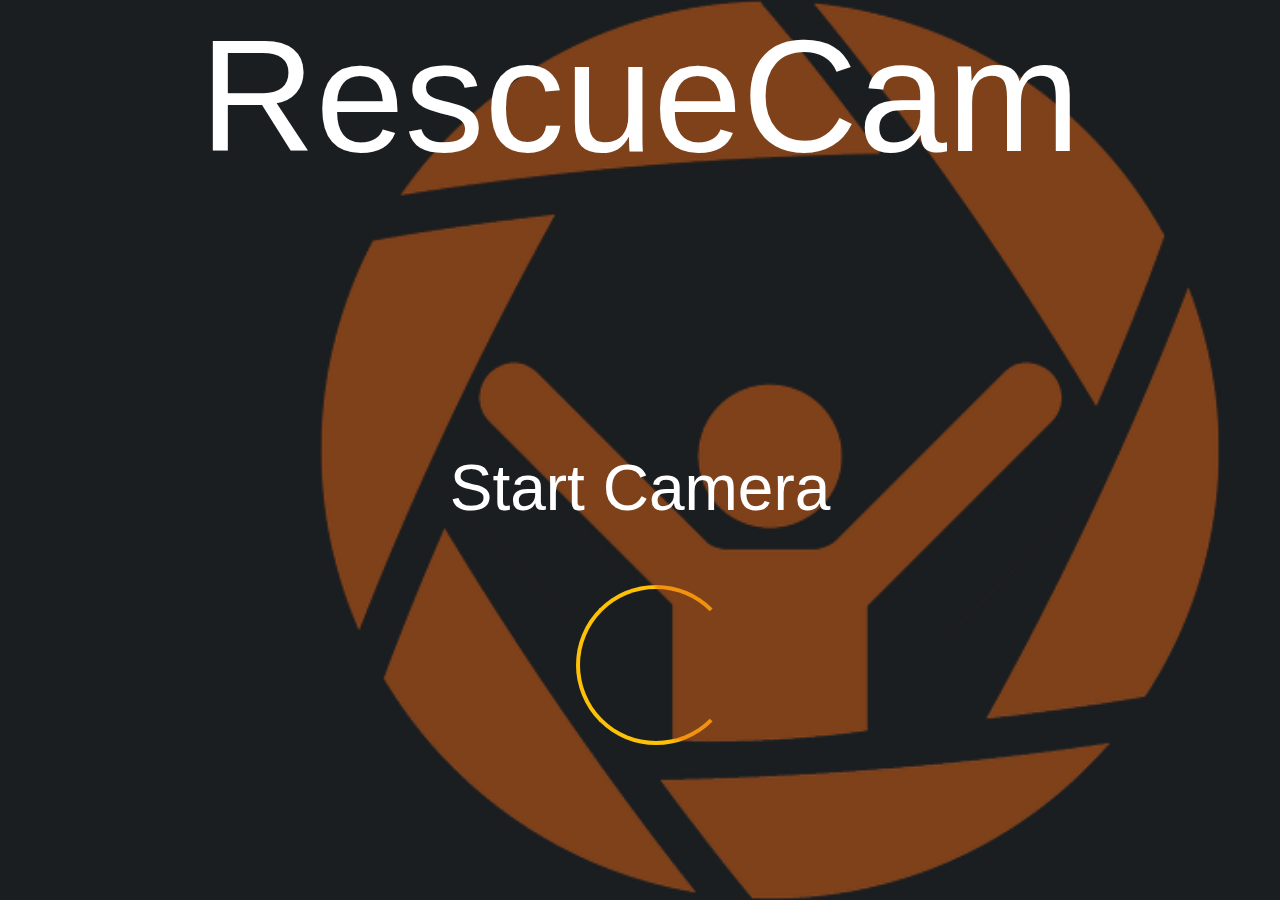
<file: index.html>
<!DOCTYPE html>
<html lang="en">
<head>
    <meta charset="UTF-8">
    <title>Starting</title>
    <script
            src="https://code.jquery.com/jquery-3.5.1.min.js"
            integrity="sha256-9/aliU8dGd2tb6OSsuzixeV4y/faTqgFtohetphbbj0="
            crossorigin="anonymous"></script>
    <link rel="stylesheet" href="css/bootstrap.css">
    <link rel="stylesheet" href="css/startup.css">
    <script src="js/bootstrap.js"></script>
</head>
<body>
<h1>RescueCam</h1>
<h2 id="text_stuff">Starting</h2>
<div class="spinner-border text-warning spinner" role="status">
    <span class="sr-only">Loading...</span>
</div>
<img src="static/logo.png">

<script>

    let tex = $("#text_stuff")
    setTimeout(function(){ document.getElementById("text_stuff").innerHTML = "Starting GPS" }, 100);
    setTimeout(function(){ document.getElementById("text_stuff").innerHTML = "Check GPS" }, 200);
    setTimeout(function(){ document.getElementById("text_stuff").innerHTML = "Start Log" }, 3100);
    setTimeout(function(){ document.getElementById("text_stuff").innerHTML = "Check Thermal" }, 500);
    setTimeout(function(){ document.getElementById("text_stuff").innerHTML = "Start Camera" }, 600);
    setTimeout(function(){ document.getElementById("text_stuff").innerHTML = "Log User" }, 800);
    setTimeout(function(){ document.getElementById("text_stuff").innerHTML = "Load Libs" }, 900);
    setTimeout(function(){ document.getElementById("text_stuff").innerHTML = "Load Images" }, 1000);
    setTimeout(function(){ document.getElementById("text_stuff").innerHTML = "Generate Thermal Matrix" }, 1250);
    setTimeout(function(){ window.location.href = 'description.html'; }, 1500);
</script>
</body>
</html>
</file>
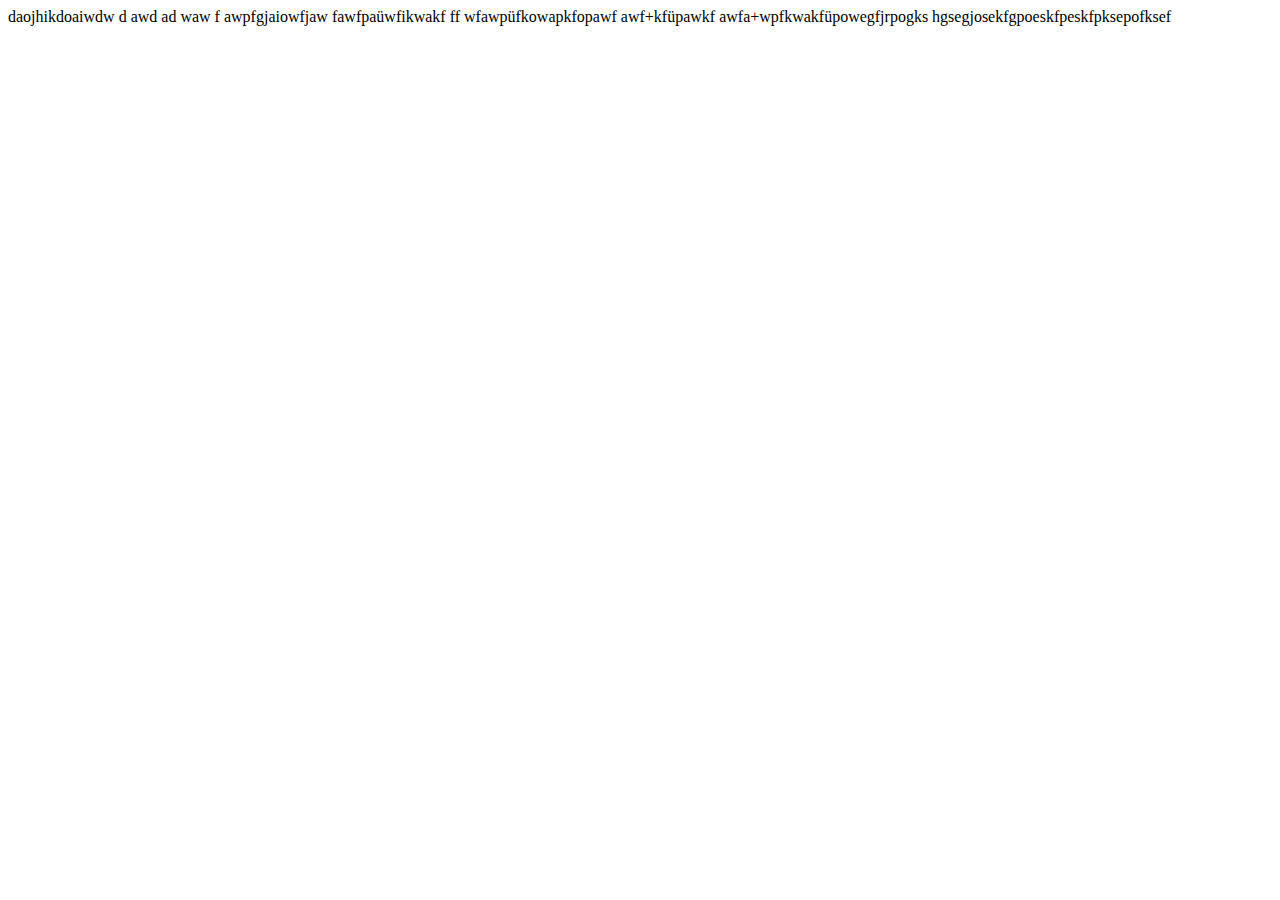
<file: agbs.html>
<!DOCTYPE html>
<html lang="en">
<head>
    <meta charset="UTF-8">
    <title>Title</title>
</head>
<body>
daojhikdoaiwdw
d
awd
ad
waw
f
awpfgjaiowfjaw
fawfpaüwfikwakf
ff
wfawpüfkowapkfopawf
awf+kfüpawkf
awfa+wpfkwakfüpowegfjrpogks
hgsegjosekfgpoeskfpeskfpksepofksef

</body>
</html>
</file>
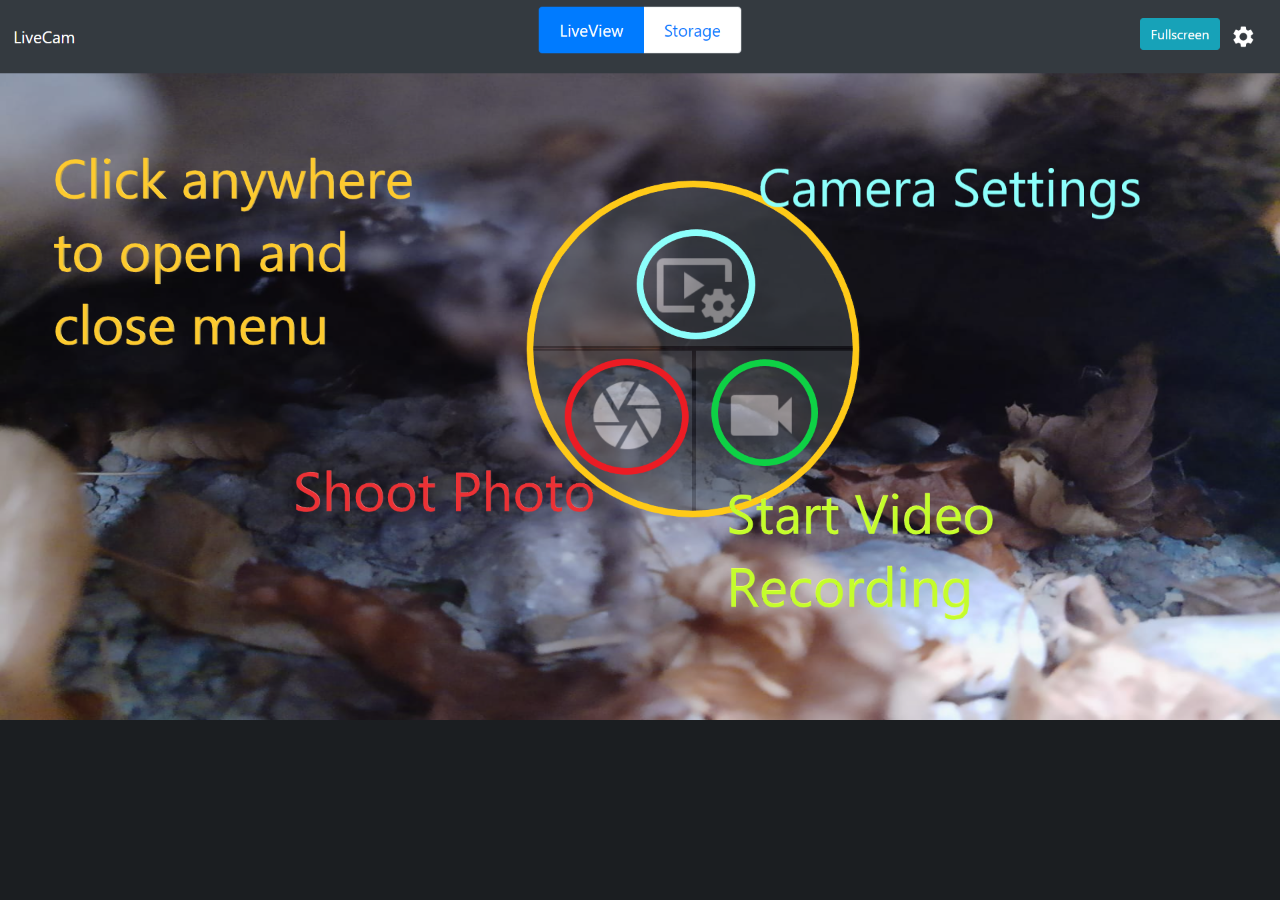
<file: description.html>
<!DOCTYPE html>
<html lang="en">
<head>
    <meta charset="UTF-8">
    <title>Description</title>
    <script
            src="https://code.jquery.com/jquery-3.5.1.min.js"
            integrity="sha256-9/aliU8dGd2tb6OSsuzixeV4y/faTqgFtohetphbbj0="
            crossorigin="anonymous"></script>
    <link rel="stylesheet" href="css/bootstrap.css">
    <link rel="stylesheet" href="css/storage.css">
    <script src="js/bootstrap.js"></script>
</head>
<body>
    <img id="des_img" style="width: 100%; height: 100%; " src="static/Description.png">
<script>
    $("#des_img").click(function (){
        window.location.href = 'live_view.html';
    })
</script>
</body>
</html>
</file>
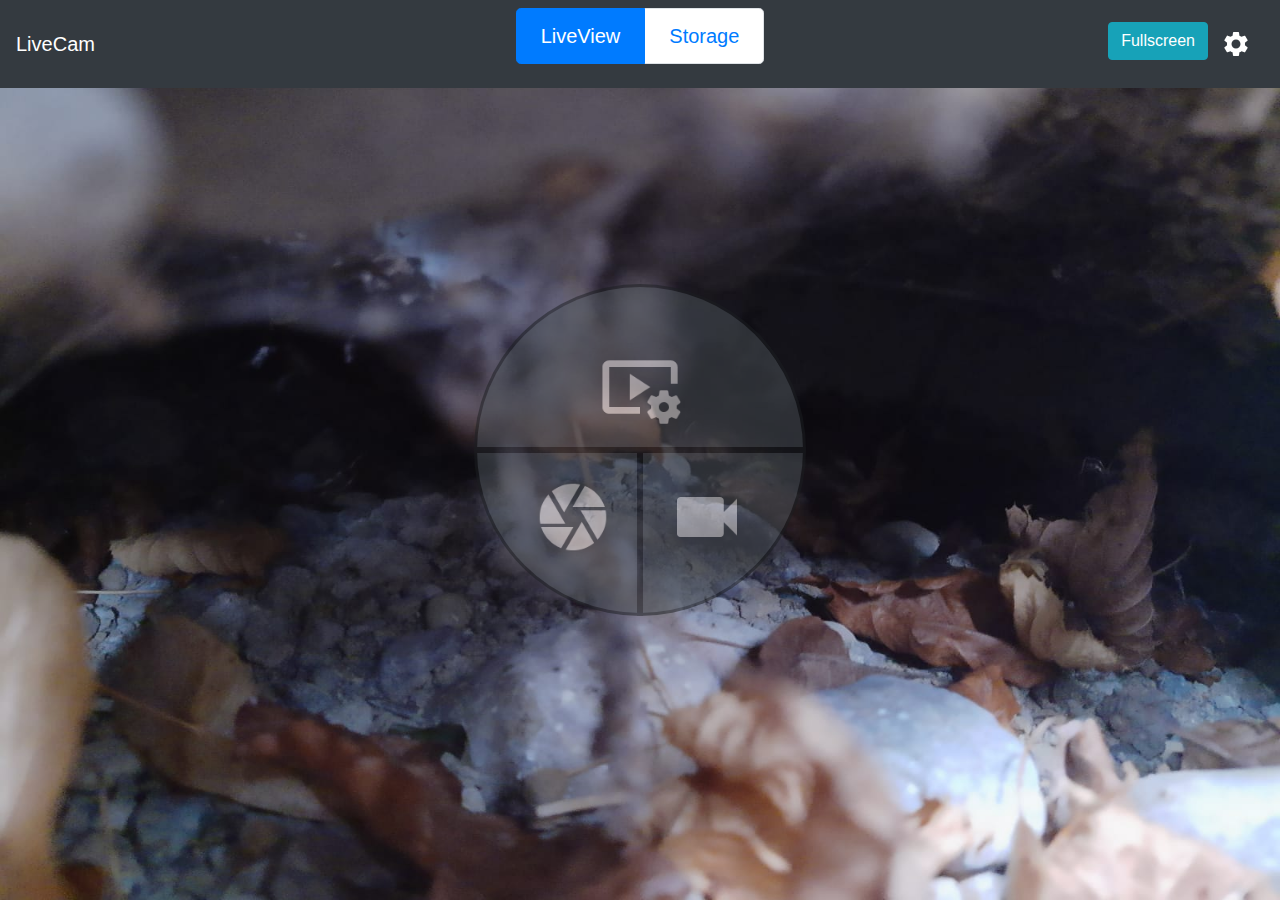
<file: live_view.html>
<!DOCTYPE html>
<html lang="en">
<head>
    <meta charset="UTF-8">
    <title>RescueCam -LIVE-</title>

    <script
            src="https://code.jquery.com/jquery-3.5.1.min.js"
            integrity="sha256-9/aliU8dGd2tb6OSsuzixeV4y/faTqgFtohetphbbj0="
            crossorigin="anonymous"></script>
    <link rel="stylesheet" href="css/bootstrap.css">
    <link rel="stylesheet" href="css/liveview.css">
    <script src="https://cdn.jsdelivr.net/npm/popper.js@1.16.1/dist/umd/popper.min.js" integrity="sha384-9/reFTGAW83EW2RDu2S0VKaIzap3H66lZH81PoYlFhbGU+6BZp6G7niu735Sk7lN" crossorigin="anonymous"></script>
    <script src="https://cdn.jsdelivr.net/npm/bootstrap@4.5.3/dist/js/bootstrap.min.js" integrity="sha384-w1Q4orYjBQndcko6MimVbzY0tgp4pWB4lZ7lr30WKz0vr/aWKhXdBNmNb5D92v7s" crossorigin="anonymous"></script>
</head>
<body>

<header>
    <nav class="navbar navbar-expand-md navbar-dark bg-dark">
        <div class="navbar-collapse collapse w-100 order-1 order-md-0 dual-collapse2">
            <ul class="navbar-nav mr-auto">
                <a class="navbar-brand" href="live_view.html">LiveCam</a>
                <button class="navbar-toggler" type="button" data-toggle="collapse"
                        data-target="#navbarSupportedContent" aria-controls="navbarSupportedContent"
                        aria-expanded="false" aria-label="Toggle navigation">
                    <span class="navbar-toggler-icon"></span>
                </button>
            </ul>
        </div>

        <nav aria-label="...">
            <ul class="pagination pagination-lg">

                <li class="page-item active" aria-current="page">
                    <span class="page-link ">
                      LiveView
                      <span class="sr-only">(current)</span>
                    </span>
                </li>
                <li class="page-item">
                    <a class="page-link" href="storage_overview.html">Storage</a>
                </li>
            </ul>
        </nav>


        <div class="navbar-collapse collapse w-100 order-3 dual-collapse2">
            <ul class="navbar-nav ml-auto">

                <li class="nav-item">
                    <button type="button" id="fullscreenbutton" class="btn btn-info">Fullscreen</button>
                </li>

                <li class="nav-item">
                    <div id="video_button" class="btn btn-light">Recording <div class="spinner_video spinner-grow spinner-grow-sm text-danger" role="status"></div></div>
                </li>
                <li class="nav-item">
                    <a class="btn" href="settings.html"><img src="static/settings-white-18dp.svg" width="30" height="30"
                                                             alt="" loading="lazy"></a>
                </li>
            </ul>
        </div>
    </nav>
</header>

<div class="toast " role="alert" aria-live="assertive" aria-atomic="true" data-delay="2500" style="position: absolute; top: 9rem; right: 1rem;">
    <div class="toast-header table-danger">
        <strong class="mr-auto">Image recorded</strong>
        <small>13:56:13</small>
    </div>
    <div class="toast-body table-danger">
        <span class="badge badge-danger">No GPS</span>
        <span class="badge badge-success">Thermal</span>
        <span class="badge badge-success">Datetime</span>
    </div>
</div>

<img id="videostream" src="static/random6.jpeg">
<div id="leftside"></div>
<div id="rightside"></div>
<div id="spinner_video" class="spinner_video spinner-grow text-danger" role="status"></div>


<div id="thermal-options">

    <div id="thermal_slider_wrapper">
        <div id="slider_middle_static"></div>
        <img id="slider_middle_animated" src="static/jet.png">
        <div class="slider_thermal btn btn-info" id="slider_thermal_low">
            <p class="slider_label ">20.4°C</p>
        </div>
        <div class="slider_thermal btn btn-info" id="slider_thermal_high">
            <p class="slider_label">45.4°C</p>
        </div>
    </div>

    <div id="thermal_modes_div">
        <h1 id="text_thermalmode">Thermal Modes</h1>
        <div class="btn-group mr-2" role="group" aria-label="First group" >
            <img data-toggle="tooltip" data-placement="top" title="Switch off Thermal Camera" type="button" class="btn  btn-secondary buttons_thermal_option" onclick="document.getElementById('slider_middle_animated').src='static/off.jpg'" src="static/off.png" id="off" >
            <img type="button" class="btn  btn-secondary buttons_thermal_option" onclick="document.getElementById('slider_middle_animated').src='static/colorscale_autumn.jpg'" src="static/colorscale_autumn.jpg" id="jet" >
            <img type="button" class="btn  btn-secondary buttons_thermal_option" onclick="document.getElementById('slider_middle_animated').src='static/colorscale_cool.jpg'" src="static/colorscale_cool.jpg" id="artic" >
            <img type="button" class="btn  btn-secondary buttons_thermal_option" onclick="document.getElementById('slider_middle_animated').src='static/colorscale_plasma.jpg'" src="static/colorscale_plasma.jpg" id="flame" >
            <img type="button" class="btn  btn-secondary buttons_thermal_option" onclick="document.getElementById('slider_middle_animated').src='static/colorscale_turbo.jpg'" src="static/colorscale_turbo.jpg" id="irgendwas" >
            <img type="button" class="btn  btn-secondary buttons_thermal_option" onclick="document.getElementById('slider_middle_animated').src='static/jet.png'" src="static/jet.png" id="iridwas" >
        </div>
    </div>
    <div id="buttons_for_slider">
        <div id="css_slider_button_left" class="css_slider_button_left" >
            <h5 class="css_slider_button_left" style="text-align: center; color: white;">Thermal Camera</h5>
            <button class="btn btn-lg btn-dark btn_for_slider_left btn_for_slider css_slider_button_left left_slider_active_hider ">Thermal Opacity</button>
            <p></p>
            <p></p>
            <button  data-toggle="tooltip" data-placement="top" title="Auto find the hottest area" id="hotspot" class="btn btn-lg btn-dark btn_for_slider btn_for_slider_left css_slider_button_left btn-outline-success ">Hotspot Mode</button>
            <p></p>
            <p></p>
            <button data-toggle="tooltip" data-placement="top" title="Set the cutoff manual" id="manual" class="btn btn-lg btn-dark btn_for_slider btn_for_slider_left css_slider_button_left btn-outline-warning active">Manual Mode</button>

        </div>
        <div id="css_slider_button_right" class="css_slider_button_right" >
            <h5 class="css_slider_button_left" style="text-align: center; color: white;">Normal Camera</h5>
            <button class="btn btn-lg btn-dark btn_for_slider css_slider_button_right btn_slider_right">Brightness LED</button>
            <p></p>
            <p></p>
            <button class="btn btn-lg btn-dark btn_for_slider css_slider_button_right  btn_slider_right">Contrast</button>
            <p></p>
            <p></p>
            <button class="btn btn-lg btn-dark btn_for_slider css_slider_button_right  btn_slider_right">Zoom</button>
            <p></p>
            <p></p>
            <button class="btn btn-lg btn-dark btn_for_slider css_slider_button_right  btn_slider_right">Saturation</button>
        </div>
    </div>
    <div id="slider_group">
        <input type="range" class="custom-range" value="1.0" min="0" max="1.0" step="0.01" id="customRange3">
        <input type="range" class="custom-range" value="1.0" min="0" max="2.0" step="0.1" id="customRange4">
    </div>


</div>

<div id="commorose_area">
</div>
<div id="commorose">

    <div id="upperleft_corner" class="corner_buttons" data-toggle="tooltip" data-placement="top" title="Camera Settings">
        <img id="upperleft_image" class="image_in_rose" src="static/baseline_video_settings_white_48dp.png">
    </div>


    <div id="lowerleft_corner" class="corner_buttons" data-toggle="tooltip" data-placement="top" title="Capture photo">
        <img id="lowerleft_image" class="image_in_rose" onclick="snap()" src="static/baseline_camera_white_48dp.png">
    </div>

    <div id="video_button_div" data-toggle="tooltip" data-placement="top" title="Start/Stop recording">
        <div id="lowerright_corner" class="corner_buttons">
            <img id="lowerright_image" class="image_in_rose" src="static/baseline_videocam_white_48dp.png">
        </div>
    </div>


</div>


</body>



<script src="js/liveview.js"></script>
</html>
</file>
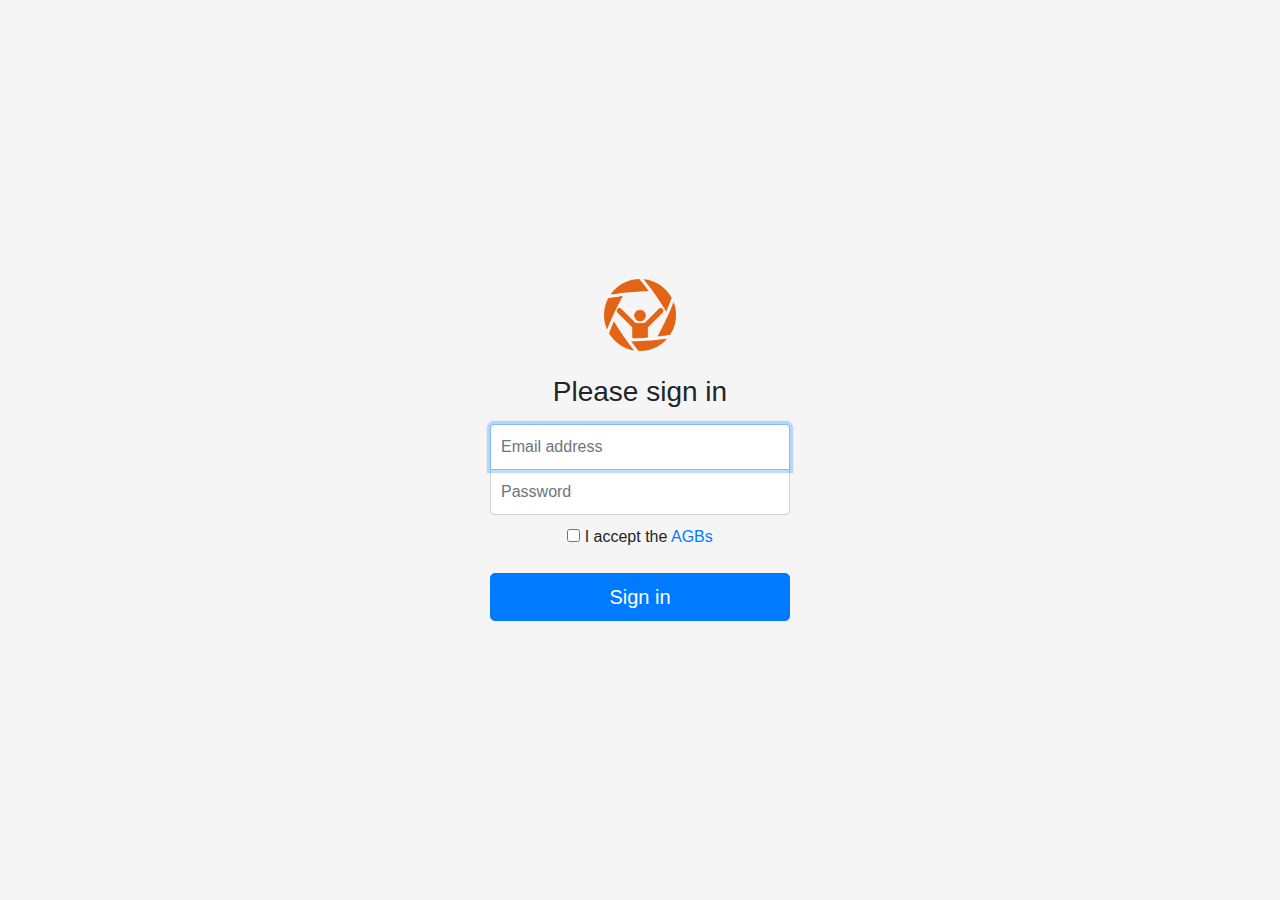
<file: signin.html>
<!DOCTYPE html>
<html lang="en">
<head>
    <meta charset="UTF-8">
    <title>RescueCam -LOGIN- </title>
    <link rel="stylesheet" href="css/bootstrap.css">
    <link rel="stylesheet" href="css/signin.css">
    <script src="js/bootstrap.js"></script>
    <link rel="icon" href="static/logo.png">
</head>
<body class="text-center">
<form class="form-signin">
    <img class="mb-4" src="static/logo.png" width="72" height="72">
    <h1 class="h3 mb-3 font-weight-normal">Please sign in</h1>
    <label for="inputEmail" class="sr-only">Username</label>
    <input type="email" id="inputEmail" class="form-control" placeholder="Email address" required autofocus>
    <label for="inputPassword" class="sr-only">Password</label>
    <input type="password" id="inputPassword" class="form-control" placeholder="Password" required>
    <div class="checkbox mb-3">
        <label>
            <input type="checkbox" value="remember-me"> I accept the <a href="agbs.html">AGBs</a>
        </label>
    </div>
    <button class="btn btn-lg btn-primary btn-block" type="submit">Sign in</button>

</form>
</body>
</html>
</file>
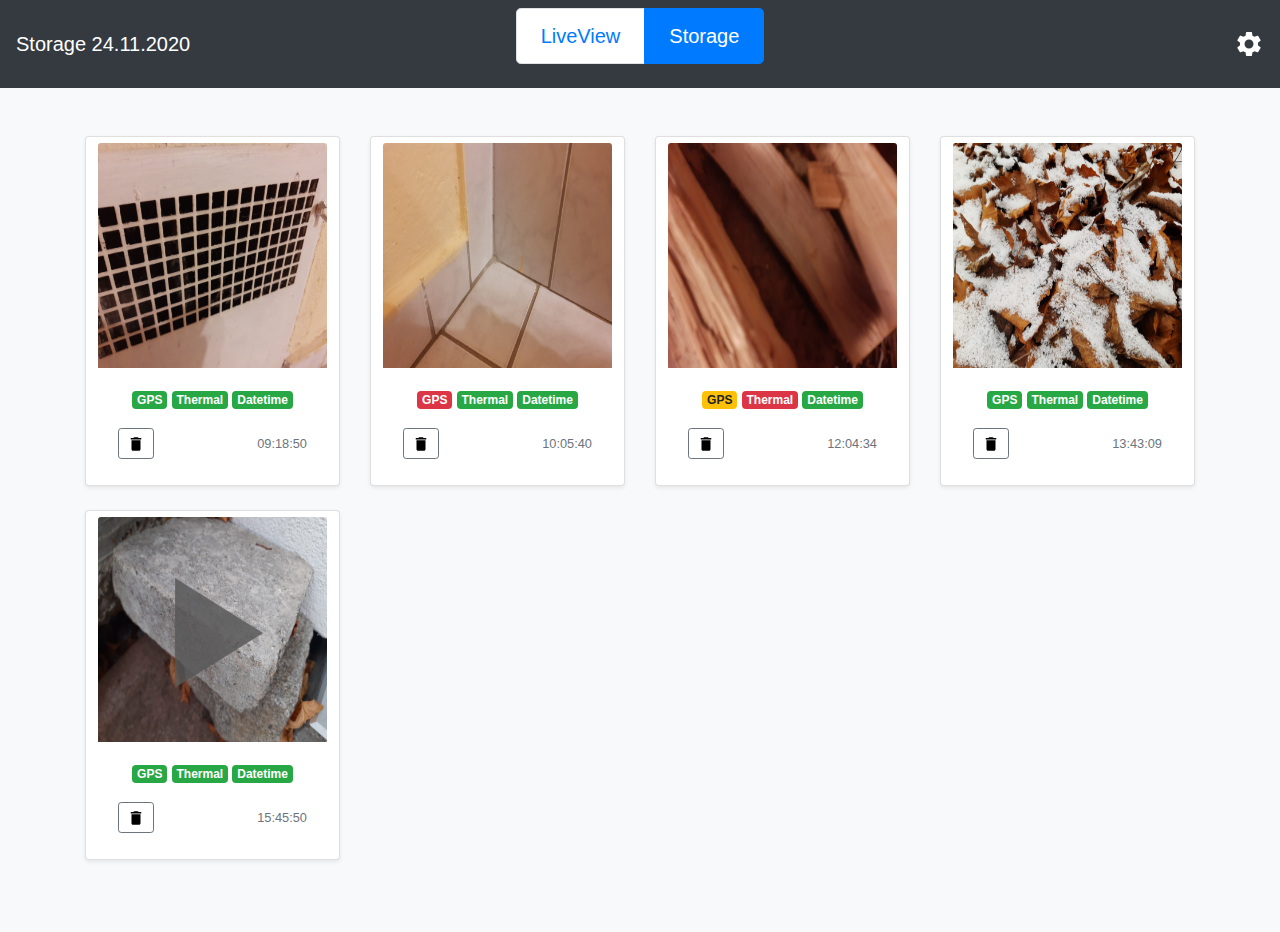
<file: storage_dayly.html>
<!DOCTYPE html>
<html lang="en">
<head>
    <meta charset="UTF-8">
    <title>Storage 24.11.2020</title>
    <script
            src="https://code.jquery.com/jquery-3.5.1.min.js"
            integrity="sha256-9/aliU8dGd2tb6OSsuzixeV4y/faTqgFtohetphbbj0="
            crossorigin="anonymous"></script>
    <link rel="stylesheet" href="css/bootstrap.css">
    <link rel="stylesheet" href="css/storage.css">
    <script src="js/bootstrap.js"></script>
</head>


<body>
<div>

<nav class="navbar navbar-expand-md navbar-dark bg-dark">
    <div class="navbar-collapse collapse w-100 order-1 order-md-0 dual-collapse2">
        <ul class="navbar-nav mr-auto">
            <a class="navbar-brand" href="live_view.html">Storage 24.11.2020</a>
            <button class="navbar-toggler" type="button" data-toggle="collapse" data-target="#navbarSupportedContent" aria-controls="navbarSupportedContent" aria-expanded="false" aria-label="Toggle navigation">
                <span class="navbar-toggler-icon"></span>
            </button>
        </ul>
    </div>
    <nav aria-label="...">
        <ul class="pagination pagination-lg">

            <li class="page-item">
                <a class="page-link" href="live_view.html">LiveView</a>
            </li>

            <li class="page-item active" aria-current="page">
                    <span class="page-link ">
                      Storage
                      <span class="sr-only">(current)</span>
                    </span>
            </li>

        </ul>
    </nav>
    <div class="navbar-collapse collapse w-100 order-3 dual-collapse2">
        <ul class="navbar-nav ml-auto">
            <li class="nav-item">
                <img src="static/settings-white-18dp.svg" width="30" height="30" alt="" loading="lazy">
            </li>
        </ul>
    </div>
</nav>




<div class="album py-5 bg-light">
        <div class="container">
            <div class="row">
                <div class="col-md-3">
                    <div class="card mb-4 shadow-sm btn btn-light">
                        <img class="bd-placeholder-img card-img-top" width="100%" height="225" src="static/random1.jpeg" preserveAspectRatio="xMidYMid slice" focusable="false" role="img">
                        <div class="card-body">
                            <p class="card-text">
                                <span class="badge badge-success">GPS</span>
                                <span class="badge badge-success">Thermal</span>
                                <span class="badge badge-success">Datetime</span>
                            </p>
                            <div class="d-flex justify-content-between align-items-center">
                                <div class="btn-group">
                                    <button type="button" class="btn btn-sm btn-outline-secondary"><img  src="static/delete-black-18dp.svg"></button>
                                </div>
                                <small class="text-muted">09:18:50</small>
                            </div>
                        </div>
                    </div>
                </div>

                <div class="col-md-3">
                    <div class="card mb-4 shadow-sm btn btn-light">
                        <img class="bd-placeholder-img card-img-top" width="100%" height="225" src="static/random2.jpeg" preserveAspectRatio="xMidYMid slice" focusable="false" role="img">
                        <div class="card-body">
                            <p class="card-text">
                                <span class="badge badge-danger">GPS</span>
                                <span class="badge badge-success">Thermal</span>
                                <span class="badge badge-success">Datetime</span>
                            </p>
                            <div class="d-flex justify-content-between align-items-center">
                                <div class="btn-group">
                                    <button type="button" class="btn btn-sm btn-outline-secondary"><img  src="static/delete-black-18dp.svg"></button>
                                </div>
                                <small class="text-muted">10:05:40</small>
                            </div>
                        </div>
                    </div>
                </div>

                <div class="col-md-3">
                    <div class="card mb-4 shadow-sm btn btn-light">
                        <img class="bd-placeholder-img card-img-top" width="100%" height="225" src="static/random3.jpeg" preserveAspectRatio="xMidYMid slice" focusable="false" role="img">
                        <div class="card-body">
                            <p class="card-text">
                                <span class="badge badge-warning">GPS</span>
                                <span class="badge badge-danger">Thermal</span>
                                <span class="badge badge-success">Datetime</span>
                            </p>
                            <div class="d-flex justify-content-between align-items-center">
                                <div class="btn-group">
                                    <button type="button" class="btn btn-sm btn-outline-secondary"><img  src="static/delete-black-18dp.svg"></button>
                                </div>
                                <small class="text-muted">12:04:34</small>
                            </div>
                        </div>
                    </div>
                </div>

                <div class="col-md-3">
                    <div class="card mb-4 shadow-sm btn btn-light">
                        <img class="bd-placeholder-img card-img-top" width="100%" height="225" src="static/random4.jpeg" preserveAspectRatio="xMidYMid slice" focusable="false" role="img">

                        <div class="card-body">
                            <p class="card-text">
                                <span class="badge badge-success">GPS</span>
                                <span class="badge badge-success">Thermal</span>
                                <span class="badge badge-success">Datetime</span>
                            </p>
                            <div class="d-flex justify-content-between align-items-center">
                                <div class="btn-group">
                                    <button type="button" class="btn btn-sm btn-outline-secondary"><img  src="static/delete-black-18dp.svg"></button>
                                </div>
                                <small class="text-muted">13:43:09</small>
                            </div>
                        </div>
                    </div>
                </div>

                <div class="col-md-3">
                    <div class="card mb-4 shadow-sm btn btn-light">
                        <img class="bd-placeholder-img card-img-top" width="100%" height="225" src="static/random5.jpeg" preserveAspectRatio="xMidYMid slice" focusable="false" role="img">
                        <div class="card-body">
                            <p class="card-text">
                                <span class="badge badge-success">GPS</span>
                                <span class="badge badge-success">Thermal</span>
                                <span class="badge badge-success">Datetime</span>
                            </p>
                            <div class="d-flex justify-content-between align-items-center">
                                <div class="btn-group">
                                    <button type="button" class="btn btn-sm btn-outline-secondary"><img  src="static/delete-black-18dp.svg"></button>
                                </div>
                                <small class="text-muted">15:45:50</small>
                            </div>
                        </div>
                    </div>
                </div>

            </div>
        </div>
    </div>
</div>

<script>
    $(".card-body").click(function (){
        window.location.href="single_image.html"
    })
</script>


</body>
</html>
</file>
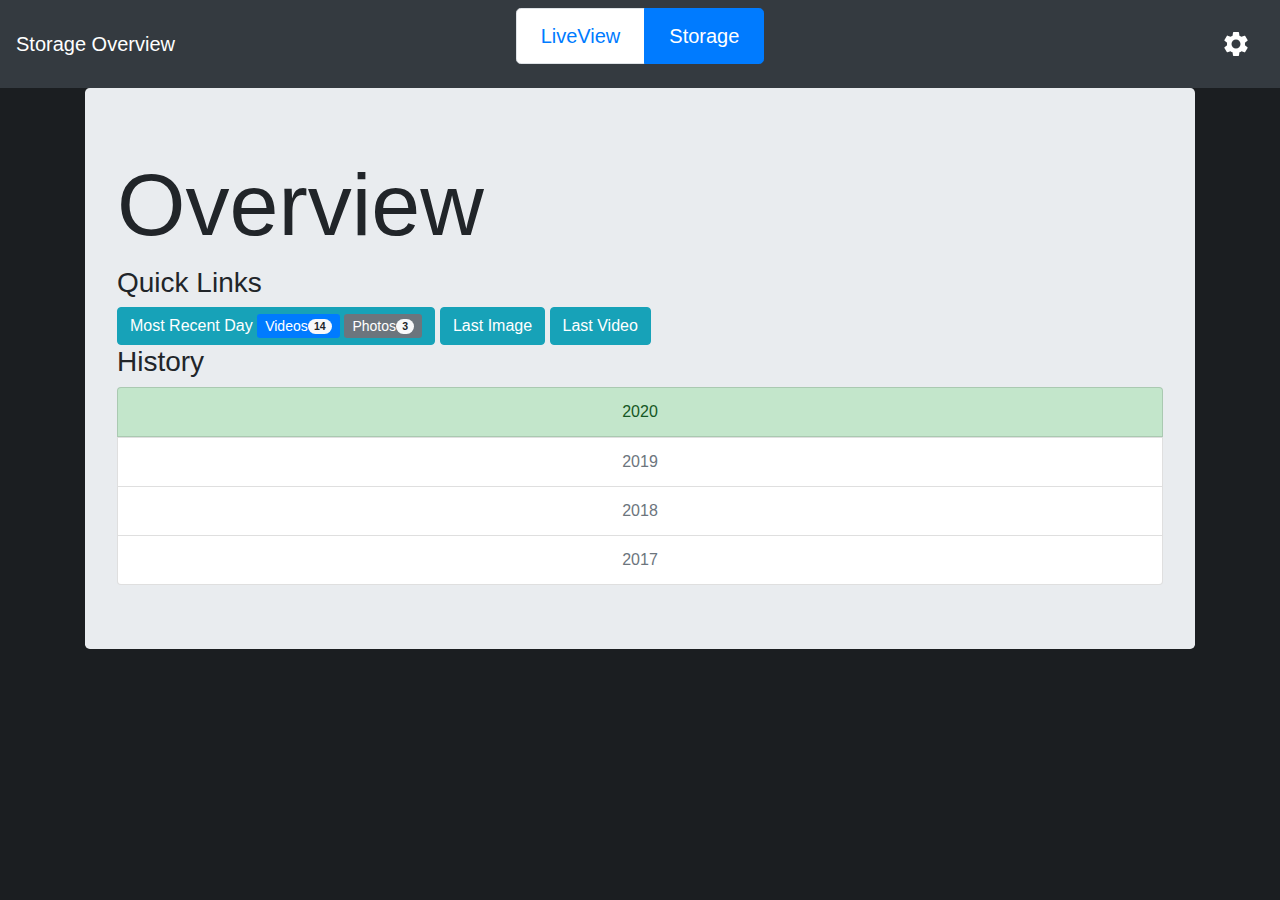
<file: storage_overview.html>
<!doctype html>
<html lang="en">
<!DOCTYPE html>
<html lang="en">
<head>
    <meta charset="UTF-8">
    <title>Storage</title>
    <link rel="stylesheet" href="css/bootstrap.css">
    <link rel="stylesheet" href="css/storage.css">
    <script
            src="https://code.jquery.com/jquery-3.5.1.min.js"
            integrity="sha256-9/aliU8dGd2tb6OSsuzixeV4y/faTqgFtohetphbbj0="
            crossorigin="anonymous"></script>
    <script src="https://cdn.jsdelivr.net/npm/@popperjs/core@2.5.4/dist/umd/popper.min.js"
            integrity="sha384-q2kxQ16AaE6UbzuKqyBE9/u/KzioAlnx2maXQHiDX9d4/zp8Ok3f+M7DPm+Ib6IU"
            crossorigin="anonymous"></script>
    <script src="https://cdn.jsdelivr.net/npm/bootstrap@5.0.0-beta1/dist/js/bootstrap.min.js"
            integrity="sha384-pQQkAEnwaBkjpqZ8RU1fF1AKtTcHJwFl3pblpTlHXybJjHpMYo79HY3hIi4NKxyj"
            crossorigin="anonymous"></script>

</head>
<body>

<header>
    <nav class="navbar navbar-expand-md navbar-dark bg-dark">
        <div class="navbar-collapse collapse w-100 order-1 order-md-0 dual-collapse2">
            <ul class="navbar-nav mr-auto">
                <a class="navbar-brand" href="live_view.html">Storage Overview</a>
                <button class="navbar-toggler" type="button" data-toggle="collapse"
                        data-target="#navbarSupportedContent" aria-controls="navbarSupportedContent"
                        aria-expanded="false" aria-label="Toggle navigation">
                    <span class="navbar-toggler-icon"></span>
                </button>
            </ul>
        </div>

        <nav aria-label="...">
            <ul class="pagination pagination-lg">

                <li class="page-item">
                    <a class="page-link" href="live_view.html">LiveView</a>
                </li>

                <li class="page-item active" aria-current="page">
                    <span class="page-link ">
                      Storage
                      <span class="sr-only">(current)</span>
                    </span>
                </li>

            </ul>
        </nav>


        <div class="navbar-collapse collapse w-100 order-3 dual-collapse2">
            <ul class="navbar-nav ml-auto">
                <li class="nav-item">
                    <a class="btn" href="settings.html"><img src="static/settings-white-18dp.svg" width="30" height="30"
                                                             alt="" loading="lazy"></a>
                </li>
            </ul>
        </div>
    </nav>
</header>


<div class="container-lg">
    <div class="jumbotron">
        <h1 class="display-2 ">Overview</h1>
        <h3 class="display-5 ">Quick Links</h3>
        <a href="storage_dayly.html" class="btn btn-info">Most Recent Day <span class="btn-primary btn-sm">Videos<span
                class="badge badge-light badge-pill">14</span></span> <span class="btn-secondary btn-sm">Photos<span
                class="badge badge-light badge-pill">3</span></span></a>
        <a href="single_image.html" class="btn btn-info">Last Image</a>
        <a href="storage_dayly_video.html" class="btn btn-info">Last Video</a>
        <h3 class="display-5">History</h3>
        <div class="list-group ">
            <div class="one_year list-group">
                <button type="button" class="list-group-item list-group-item-success year">2020
                </button>

                <div class="list-group month_list ">
                    <a class="list-group-item btn btn-success list-group-item-success month">January</a>
                    <div class="list-group days_list ">
                        <a href="storage_dayly.html" class="list-group-item btn btn-success list-group-item-success">22.03.2020
                            <span class="btn-primary btn-sm">Videos<span class="badge badge-light badge-pill">14</span></span>
                            <span class="btn-secondary btn-sm">Photos<span class="badge badge-light badge-pill">3</span></span> <img src="static/delete-black-18dp.svg"></a>
                        <a href="storage_dayly.html" class="list-group-item btn btn-light list-group-item-light">21.03.2020
                            <span class="btn-primary btn-sm">Videos<span
                                    class="badge badge-light badge-pill">6</span></span> <span
                                    class="btn-secondary btn-sm">Photos<span
                                    class="badge badge-light badge-pill">15</span></span> <img class="" src="static/delete-black-18dp.svg"></a> 
                        <a href="storage_dayly.html" class="list-group-item btn btn-light list-group-item-light">20.03.2020
                            <span class="btn-primary btn-sm">Videos<span
                                    class="badge badge-light badge-pill">9</span></span> <span
                                    class="btn-secondary btn-sm">Photos<span
                                    class="badge badge-light badge-pill">16</span></span> <img class="" src="static/delete-black-18dp.svg"></a> 
                        <a href="storage_dayly.html"
                           class="list-group-item btn btn-light list-group-item-light disabled">19.03.2020 <span
                                class="btn-primary btn-sm">Videos<span
                                class="badge badge-light badge-pill">0</span></span> <span class="btn-secondary btn-sm">Photos<span
                                class="badge badge-light badge-pill">0</span></span> <img class="" src="static/delete-black-18dp.svg"></a> 
                        <a href="storage_dayly.html" class="list-group-item btn btn-light list-group-item-light">18.03.2020
                            <span class="btn-primary btn-sm">Videos<span
                                    class="badge badge-light badge-pill">9</span></span> <span
                                    class="btn-secondary btn-sm">Photos<span
                                    class="badge badge-light badge-pill">4</span></span> <img class="" src="static/delete-black-18dp.svg"></a> 
                        <a href="storage_dayly.html" class="list-group-item btn btn-light list-group-item-light">17.03.2020
                            <span class="btn-primary btn-sm">Videos<span
                                    class="badge badge-light badge-pill">5</span></span> <span
                                    class="btn-secondary btn-sm">Photos<span
                                    class="badge badge-light badge-pill">0</span></span> <img class="" src="static/delete-black-18dp.svg"></a> 
                        <a href="storage_dayly.html" class="list-group-item btn btn-light list-group-item-light">7.03.2020
                            <span class="btn-primary btn-sm">Videos<span
                                    class="badge badge-light badge-pill">2</span></span> <span
                                    class="btn-secondary btn-sm">Photos<span
                                    class="badge badge-light badge-pill">3</span></span> <img class="" src="static/delete-black-18dp.svg"></a> 
                        <a href="storage_dayly.html"
                           class="list-group-item btn btn-light list-group-item-light disabled">4.03.2020 <span
                                class="btn-primary btn-sm">Videos<span
                                class="badge badge-light badge-pill">0</span></span> <span class="btn-secondary btn-sm">Photos<span
                                class="badge badge-light badge-pill">0</span></span> <img class="" src="static/delete-black-18dp.svg"></a> 
                        <a href="storage_dayly.html"
                           class="list-group-item btn btn-light list-group-item-light disabled">3.03.2020 <span
                                class="btn-primary btn-sm">Videos<span
                                class="badge badge-light badge-pill">0</span></span> <span class="btn-secondary btn-sm">Photos<span
                                class="badge badge-light badge-pill">0</span></span> <img class="" src="static/delete-black-18dp.svg"></a> 
                        <a href="storage_dayly.html"
                           class="list-group-item btn btn-light list-group-item-light disabled">2.03.2020 <span
                                class="btn-primary btn-sm">Videos<span
                                class="badge badge-light badge-pill">0</span></span> <span class="btn-secondary btn-sm">Photos<span
                                class="badge badge-light badge-pill">0</span></span> <img class="" src="static/delete-black-18dp.svg"></a> 
                    </div>

                    <a class="list-group-item btn btn-light list-group-item-light month disabled">February</a>
                    <a class="list-group-item btn btn-light list-group-item-light month disabled">March</a>
                    <a class="list-group-item btn btn-light list-group-item-light month disabled">April</a>
                    <a class="list-group-item btn btn-light list-group-item-light month disabled">May</a>
                    <a class="list-group-item btn btn-light list-group-item-light month disabled">June</a>
                    <a class="list-group-item btn btn-light list-group-item-light month disabled">July</a>
                    <a class="list-group-item btn btn-light list-group-item-light month disabled">August</a>
                    <a class="list-group-item btn btn-light list-group-item-light month disabled">September</a>
                    <a class="list-group-item btn btn-light list-group-item-light month disabled">October</a>
                    <a class="list-group-item btn btn-light list-group-item-light month disabled">November</a>
                    <a class="list-group-item btn btn-light list-group-item-light month disabled">December</a>
                </div>


            </div>

            <button type="button" class="list-group-item list-group-item-danger list-group-item-light disabled">2019
            </button>
            <button type="button" class="list-group-item list-group-item-danger list-group-item-light disabled">2018
            </button>
            <button type="button" class="list-group-item list-group-item-danger list-group-item-light disabled">2017
            </button>
        </div>


    </div>

</div>

<script src="js/storage_overview.js"></script>
</body>
</html>
</file>
<file: css/startup.css>
h1{
    position: fixed;
    z-index: 10000;
    width: 100%;
    text-align: center;
    font-size: 1000%;
    color: white;
}

img{
    position: fixed;
    top: 0px;
    left: 25%;
    z-index: 1000;
    height: 100%;
    filter: opacity(50%);
}

body{
    background-color: #1b1e21;
}
h2{
    width: 100%;
    text-align: center;
    position: fixed;
    left: 0%;
    top:50%;
    z-index: 10000;
    font-size: 400%;
    color: white;
}

.spinner{
    position: fixed;
    width: 10rem; height: 10rem;
    top: 65%;
    left: 45%;
}
</file>
<file: css/storage.css>
.image_video{
    max-height:100%;
    max-width:100%;
}
body{
    background-color: #1b1e21;
}
</file>
<file: css/liveview.css>
.toast{
    z-index: 12000;
}

html, body {margin: 0; height: 100%; overflow: hidden}

.modal { transform: translate3d(0, 0, 0); }


#leftside {
    position: fixed;
    left: 0px;
    top: 0px;

    height: 100%;
    width: 50%;
}

#rightside {
    position: fixed;
    left: 50%;
    top: 0px;
    height: 100%;
    width: 50%;
}




#thermal-options{
    position: fixed;
    z-index: 100;
    top: 0px;
}

#close_menu{
    position: fixed;
    top: 90%;
    width: 10%;
    height: 10%;
    left: 45%;
}

#videostream{
    position: fixed;
    top: 0px;
    left:0px;
    width: 100%;
    height: 100%;
}

#closing_icon{
    width: 100%;
    height: 100%;
}

#thermal_slider_wrapper{
    position: fixed;
    top: 3%;
    left: 3%;
    width: 94%;
    height: 10%;
    opacity: 50%;
}

.slider_thermal{
    position: absolute;
    width: 5%;
    height: 100%;
    border-radius: 30%;
    text-align: center;
    border: thin solid white;
}

#slider_thermal_low{
    background-color: #113ba7;
    left: 10%;
}

#slider_thermal_high{
    left: 85%;
    background-color: #a71127;

}

#slider_middle_static{
    position: absolute;
    top: 25%;
    left: 2.5%;
    width: 95%;
    height: 50%;
    background-color: #4e555b;

    opacity: 70%;
}

.slider_label{
    color: white;
    position: absolute;
    font-size: 150%;
    top:27%;
    left: auto;
}

#slider_middle_animated{
    position: absolute;
    top: 25%;
    left: 12.5%;
    width: 75%;
    height: 50%;
    background-color: #4e555b;

    opacity: 70%;
}

#hotspot_switch{
    position: fixed;
    width: 10%;
    height: 10%;
    left: 5%;
    top:85%;
}

#therm_switch{
    position: fixed;
    width: 10%;
    height: 10%;
    left: 85%;
    top:85%;
}

#upperleft_corner{
    position: fixed;
    width: 26%;
    border-top-left-radius: 2px;
    border-top-right-radius: 100%;
    top: 50%;
    left: 40%;
    opacity: 50%;
    background-color: #4e555b;
}

#lowerleft_corner{
    border-radius: 0% 0% 0% 100%;
    position: fixed;
    top: 50%;
    left: 30%;
    opacity: 50%;
    background-color: #4e555b;
}

.corner_buttons{
    width: 13%;
    border: #1b1e21 solid ;
}


#lowerright_corner{
    border-radius: 0% 0% 100% 0%;
    position: fixed;
    top: 50%;
    left: 50%;
    opacity: 50%;
    background-color: #4e555b;
}

#upperright_corner{
    border-radius: 0% 100% 0% 0%;
    position: fixed;
    top: 50%;
    left: 50%;
    opacity: 50%;

    background-color: #4e555b;
}

#video_duration_timer{
    position: relative;
    color: #ffffff;
}





#video_settings{
    position: fixed;
    top: 30%;
    left: 30%;
}


#commorose_area{
    position: fixed;
    top: 10%;
    left: 10%;
    width: 80%;
    height: 80%;

}

.navbar{
    z-index: 10000;
}


#commorose{

}

.image_in_rose{
    position: relative;
    max-width: 50%;
    max-height: 50%;
    width: 50%;
    height: 50%;
}


#upperright_image{
    position: relative;
    left:25%;
    top: 1%;
}

#lowerleft_image{
    position: relative;
    left: 35%;
    top: 15%;
}

#upperleft_image{
    position: relative;
    width: 25%;
    left: 37.5%;
    top: 37.5%;
}

#lowerright_image{
    position: relative;
    left: 15%;
    top: 15%;
}

#spinner_video{
    position: fixed;
    top: 2%;
    left: 97%;
}

.slider{
    width: 80%;
}

#video_settings{
    z-index: 5000;
}
.custom-range{
    transform: rotate(270deg);

}

#customRange3{
    position: fixed;
    top: 30%;
    left: -10%;
    width: 30%;
    height:30%;
}

#customRange4 {
    position: fixed;
    top: 30%;
    left: 80%;
    width: 30%;
    height:30%;
}

.buttons_thermal_option{
    max-height: 20%;
    max-width: 16.6%;
}

#thermal_modes_div{
    position: fixed;
    top: 87%;
    width: 90%;
    left:5%;
}

#text_thermalmode{
    text-align: center;
    color: #ffffff;

}


input[type=range]::-webkit-slider-thumb {
    -webkit-appearance: none;
    height: 60px;
    width: 60px;
    border-radius: 50%;
    background: #0fd4a9;
    cursor: pointer;
    margin-top: -27px; /* You need to specify a margin in Chrome, but in Firefox and IE it is automatic */
}

/* All the same stuff for Firefox */
input[type=range]::-moz-range-thumb {
    -webkit-appearance: none;
    height: 60px;
    width: 60px;
    border-radius: 50%;
    background: #0fd4a9;
    cursor: pointer;

}

/* All the same stuff for IE */
input[type=range]::-ms-thumb {
    -webkit-appearance: none;
    height: 60px;
    width: 60px;
    border-radius: 50%;
    background: #0fd4a9;
    cursor: pointer;
}


#css_slider_button_left{
    position: fixed;
    top: 35%;
    left: 3%;

    margin: auto;
    width: 7%;
    border: #a2a2a2 solid;
    border-radius: 2%;
    background-color: #4e555b;
    padding: 5px;
}

#css_slider_button_right{
    position: fixed;
    top: 35%;
    left: 90%;
    text-align:center;
    width: 7%;
    border: #a2a2a2 solid;
    border-radius: 2%;
    background-color: #4e555b;
    padding: 5px;
}

.btn_for_slider{
    margin:auto;
    max-width: 100%;
    font-size: medium;
}
</file>
<file: css/signin.css>
html,
body {
    height: 100%;
}

body {
    display: -ms-flexbox;
    display: -webkit-box;
    display: flex;
    -ms-flex-align: center;
    -ms-flex-pack: center;
    -webkit-box-align: center;
    align-items: center;
    -webkit-box-pack: center;
    justify-content: center;
    padding-top: 40px;
    padding-bottom: 40px;
    background-color: #f5f5f5;
}

.form-signin {
    width: 100%;
    max-width: 330px;
    padding: 15px;
    margin: 0 auto;
}
.form-signin .checkbox {
    font-weight: 400;
}
.form-signin .form-control {
    position: relative;
    box-sizing: border-box;
    height: auto;
    padding: 10px;
    font-size: 16px;
}
.form-signin .form-control:focus {
    z-index: 2;
}
.form-signin input[type="email"] {
    margin-bottom: -1px;
    border-bottom-right-radius: 0;
    border-bottom-left-radius: 0;
}
.form-signin input[type="password"] {
    margin-bottom: 10px;
    border-top-left-radius: 0;
    border-top-right-radius: 0;
}
</file>
